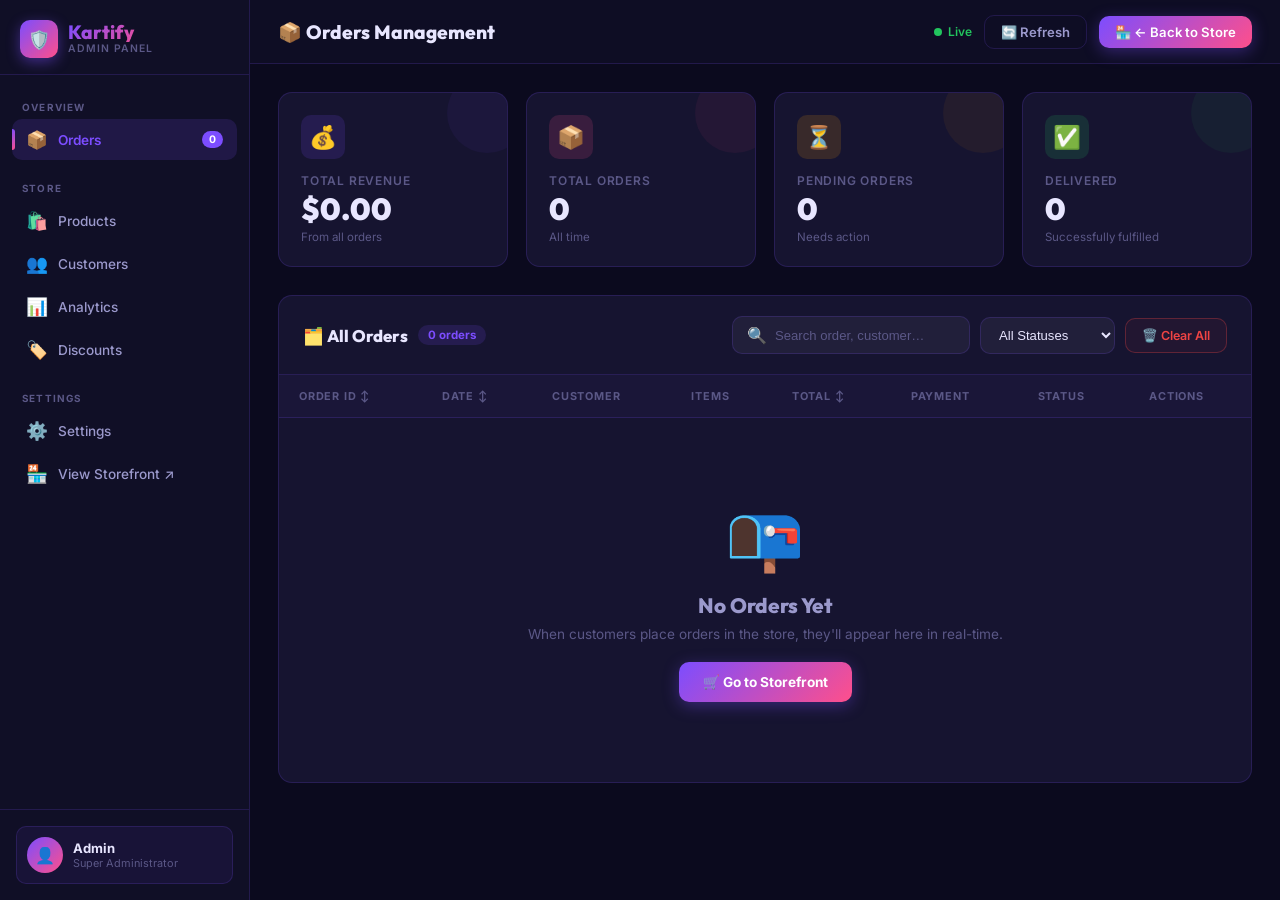
<file: admin.html>
<!DOCTYPE html>
<html lang="en">
<head>
  <meta charset="UTF-8" />
  <meta name="viewport" content="width=device-width, initial-scale=1.0" />
  <title>Kartify – Admin Panel</title>
  <link rel="icon" href="data:image/svg+xml,<svg xmlns='http://www.w3.org/2000/svg' viewBox='0 0 100 100'><text y='.9em' font-size='90'>🛡️</text></svg>" />
  <link rel="preconnect" href="https://fonts.googleapis.com" />
  <link rel="preconnect" href="https://fonts.gstatic.com" crossorigin />
  <link href="https://fonts.googleapis.com/css2?family=Outfit:wght@300;400;500;600;700;800;900&family=Inter:wght@400;500;600&display=swap" rel="stylesheet" />
  <style>
    /* =============================================
       ADMIN PANEL – DEDICATED STYLESHEET
       ============================================= */
    *, *::before, *::after { box-sizing: border-box; margin: 0; padding: 0; }
    html { font-size: 16px; }
    body {
      font-family: 'Inter', sans-serif;
      background: #0B0A1E;
      color: #E8E6FF;
      min-height: 100vh;
      display: flex;
      overflow-x: hidden;
    }
    img { max-width: 100%; display: block; }
    a { text-decoration: none; color: inherit; }
    button { cursor: pointer; border: none; background: none; font-family: 'Inter', sans-serif; }
    ::-webkit-scrollbar { width: 5px; }
    ::-webkit-scrollbar-track { background: #12112A; }
    ::-webkit-scrollbar-thumb { background: #3D3870; border-radius: 99px; }

    /* ---- CSS VARS ---- */
    :root {
      --brand: #7C4DFF;
      --brand-2: #FF4F8B;
      --brand-grad: linear-gradient(135deg, #7C4DFF 0%, #FF4F8B 100%);
      --bg: #0B0A1E;
      --sidebar-bg: #100F26;
      --card-bg: #161430;
      --card-border: rgba(124, 77, 255, 0.18);
      --text: #E8E6FF;
      --text-2: #9B99CC;
      --text-3: #5B5887;
      --success: #22C55E;
      --warning: #F59E0B;
      --error: #EF4444;
      --info: #3B82F6;
      --pending: #F59E0B;
      --processing: #3B82F6;
      --shipped: #7C4DFF;
      --delivered: #22C55E;
      --cancelled: #EF4444;
      --sidebar-w: 250px;
      --header-h: 64px;
      --radius: 14px;
      --transition: all 0.22s cubic-bezier(0.4, 0, 0.2, 1);
    }

    /* =============================================
       SIDEBAR
       ============================================= */
    .admin-sidebar {
      width: var(--sidebar-w);
      min-height: 100vh;
      background: var(--sidebar-bg);
      border-right: 1px solid var(--card-border);
      display: flex;
      flex-direction: column;
      flex-shrink: 0;
      position: fixed;
      top: 0;
      left: 0;
      bottom: 0;
      z-index: 200;
      transition: var(--transition);
    }
    .sidebar-brand {
      display: flex;
      align-items: center;
      gap: 10px;
      padding: 20px 20px 16px;
      border-bottom: 1px solid var(--card-border);
    }
    .sidebar-logo {
      width: 38px; height: 38px;
      background: var(--brand-grad);
      border-radius: 10px;
      display: flex; align-items: center; justify-content: center;
      font-size: 18px;
      box-shadow: 0 4px 14px rgba(124,77,255,0.45);
      flex-shrink: 0;
    }
    .sidebar-brand-text .brand-name {
      font-family: 'Outfit', sans-serif;
      font-size: 1.2rem;
      font-weight: 800;
      background: var(--brand-grad);
      -webkit-background-clip: text;
      -webkit-text-fill-color: transparent;
      background-clip: text;
      line-height: 1;
    }
    .sidebar-brand-text .brand-sub {
      font-size: 0.65rem;
      color: var(--text-3);
      font-weight: 600;
      letter-spacing: 1px;
      text-transform: uppercase;
    }
    .sidebar-nav { flex: 1; padding: 16px 12px; overflow-y: auto; }
    .nav-section-label {
      font-size: 0.62rem;
      font-weight: 700;
      letter-spacing: 1.2px;
      text-transform: uppercase;
      color: var(--text-3);
      padding: 10px 10px 6px;
    }
    .nav-item {
      display: flex;
      align-items: center;
      gap: 10px;
      padding: 10px 14px;
      border-radius: 10px;
      font-size: 0.85rem;
      font-weight: 500;
      color: var(--text-2);
      cursor: pointer;
      transition: var(--transition);
      position: relative;
      margin-bottom: 2px;
      border: none;
      background: none;
      width: 100%;
      text-align: left;
    }
    .nav-item:hover { background: rgba(124,77,255,0.1); color: var(--text); }
    .nav-item.active { background: rgba(124,77,255,0.15); color: var(--brand); font-weight: 600; }
    .nav-item.active::before {
      content: '';
      position: absolute;
      left: 0; top: 25%; bottom: 25%;
      width: 3px;
      background: var(--brand-grad);
      border-radius: 0 3px 3px 0;
    }
    .nav-item .nav-icon { font-size: 1.1rem; width: 22px; text-align: center; flex-shrink: 0; }
    .nav-item .nav-badge {
      margin-left: auto;
      background: var(--brand);
      color: white;
      font-size: 0.65rem;
      font-weight: 700;
      padding: 2px 7px;
      border-radius: 99px;
    }
    .sidebar-footer {
      padding: 16px;
      border-top: 1px solid var(--card-border);
    }
    .admin-user-chip {
      display: flex;
      align-items: center;
      gap: 10px;
      padding: 10px;
      background: rgba(124,77,255,0.08);
      border-radius: 10px;
      border: 1px solid var(--card-border);
    }
    .admin-avatar {
      width: 36px; height: 36px;
      border-radius: 50%;
      background: var(--brand-grad);
      display: flex; align-items: center; justify-content: center;
      font-size: 16px;
      flex-shrink: 0;
    }
    .admin-user-info .admin-name { font-size: 0.82rem; font-weight: 700; }
    .admin-user-info .admin-role { font-size: 0.68rem; color: var(--text-3); }

    /* =============================================
       MAIN CONTENT AREA
       ============================================= */
    .admin-main {
      margin-left: var(--sidebar-w);
      flex: 1;
      display: flex;
      flex-direction: column;
      min-height: 100vh;
    }

    /* Top Header */
    .admin-header {
      height: var(--header-h);
      background: rgba(16, 15, 38, 0.85);
      backdrop-filter: blur(20px);
      border-bottom: 1px solid var(--card-border);
      display: flex;
      align-items: center;
      justify-content: space-between;
      padding: 0 28px;
      position: sticky;
      top: 0;
      z-index: 100;
    }
    .admin-page-title {
      font-family: 'Outfit', sans-serif;
      font-size: 1.2rem;
      font-weight: 800;
      display: flex;
      align-items: center;
      gap: 10px;
    }
    .admin-header-actions { display: flex; align-items: center; gap: 12px; }
    .header-action-btn {
      display: flex; align-items: center; gap: 8px;
      padding: 8px 16px;
      border-radius: 10px;
      font-size: 0.82rem;
      font-weight: 600;
      cursor: pointer;
      transition: var(--transition);
    }
    .btn-outline {
      background: transparent;
      border: 1.5px solid var(--card-border);
      color: var(--text-2);
    }
    .btn-outline:hover { border-color: var(--brand); color: var(--brand); background: rgba(124,77,255,0.08); }
    .btn-primary {
      background: var(--brand-grad);
      border: none;
      color: white;
      box-shadow: 0 4px 16px rgba(124,77,255,0.35);
    }
    .btn-primary:hover { opacity: 0.85; transform: translateY(-1px); }
    .live-dot {
      display: flex; align-items: center; gap: 6px;
      font-size: 0.75rem; color: var(--success); font-weight: 600;
    }
    .live-dot::before {
      content: '';
      width: 8px; height: 8px;
      border-radius: 50%;
      background: var(--success);
      animation: pulse 1.5s ease infinite;
    }
    @keyframes pulse { 0%,100%{opacity:1;transform:scale(1)} 50%{opacity:0.4;transform:scale(1.3)} }

    /* Page Content */
    .admin-content { flex: 1; padding: 28px; }

    /* =============================================
       STAT CARDS
       ============================================= */
    .stats-grid {
      display: grid;
      grid-template-columns: repeat(4, 1fr);
      gap: 18px;
      margin-bottom: 28px;
    }
    .stat-card {
      background: var(--card-bg);
      border: 1px solid var(--card-border);
      border-radius: var(--radius);
      padding: 22px;
      position: relative;
      overflow: hidden;
      transition: var(--transition);
    }
    .stat-card:hover { border-color: rgba(124,77,255,0.4); transform: translateY(-3px); box-shadow: 0 8px 30px rgba(0,0,0,0.3); }
    .stat-card::before {
      content: '';
      position: absolute;
      top: 0; right: 0;
      width: 80px; height: 80px;
      border-radius: 50%;
      opacity: 0.06;
      transform: translate(20px, -20px);
    }
    .stat-card.revenue::before { background: #7C4DFF; }
    .stat-card.orders-total::before { background: #FF4F8B; }
    .stat-card.pending::before { background: #F59E0B; }
    .stat-card.delivered::before { background: #22C55E; }
    .stat-icon {
      width: 44px; height: 44px;
      border-radius: 10px;
      display: flex; align-items: center; justify-content: center;
      font-size: 1.4rem;
      margin-bottom: 14px;
    }
    .stat-card.revenue .stat-icon { background: rgba(124,77,255,0.15); }
    .stat-card.orders-total .stat-icon { background: rgba(255,79,139,0.15); }
    .stat-card.pending .stat-icon { background: rgba(245,158,11,0.15); }
    .stat-card.delivered .stat-icon { background: rgba(34,197,94,0.15); }
    .stat-label { font-size: 0.75rem; font-weight: 600; color: var(--text-3); text-transform: uppercase; letter-spacing: 0.8px; margin-bottom: 6px; }
    .stat-value { font-family: 'Outfit', sans-serif; font-size: 1.9rem; font-weight: 900; line-height: 1; color: var(--text); }
    .stat-change { font-size: 0.72rem; color: var(--text-3); margin-top: 6px; }
    .stat-change .up { color: var(--success); font-weight: 600; }

    /* =============================================
       ORDERS TABLE SECTION
       ============================================= */
    .orders-section {
      background: var(--card-bg);
      border: 1px solid var(--card-border);
      border-radius: var(--radius);
      overflow: hidden;
    }
    .orders-section-header {
      display: flex;
      align-items: center;
      justify-content: space-between;
      padding: 20px 24px;
      border-bottom: 1px solid var(--card-border);
      flex-wrap: wrap;
      gap: 14px;
    }
    .orders-section-title {
      font-family: 'Outfit', sans-serif;
      font-size: 1.05rem;
      font-weight: 800;
      display: flex;
      align-items: center;
      gap: 8px;
    }
    .orders-count-tag {
      background: rgba(124,77,255,0.15);
      color: var(--brand);
      font-size: 0.72rem;
      font-weight: 700;
      padding: 3px 10px;
      border-radius: 99px;
    }
    .orders-toolbar { display: flex; align-items: center; gap: 10px; flex-wrap: wrap; }
    .search-bar-admin {
      display: flex;
      align-items: center;
      gap: 8px;
      background: rgba(255,255,255,0.05);
      border: 1.5px solid var(--card-border);
      border-radius: 10px;
      padding: 8px 14px;
      transition: var(--transition);
    }
    .search-bar-admin:focus-within { border-color: var(--brand); background: rgba(124,77,255,0.06); }
    .search-bar-admin input {
      background: transparent;
      border: none;
      outline: none;
      color: var(--text);
      font-size: 0.82rem;
      width: 180px;
    }
    .search-bar-admin input::placeholder { color: var(--text-3); }
    .filter-select-admin {
      background: rgba(255,255,255,0.05);
      border: 1.5px solid var(--card-border);
      border-radius: 10px;
      padding: 9px 14px;
      color: var(--text);
      font-size: 0.82rem;
      cursor: pointer;
      outline: none;
      transition: var(--transition);
    }
    .filter-select-admin:focus { border-color: var(--brand); }
    .filter-select-admin option { background: #1A1830; }
    .clear-orders-btn {
      padding: 9px 16px;
      border-radius: 10px;
      font-size: 0.78rem;
      font-weight: 600;
      color: var(--error);
      border: 1.5px solid rgba(239,68,68,0.3);
      background: rgba(239,68,68,0.06);
      cursor: pointer;
      transition: var(--transition);
      display: flex; align-items: center; gap: 6px;
    }
    .clear-orders-btn:hover { background: rgba(239,68,68,0.15); border-color: var(--error); }

    /* Table */
    .orders-table-wrap { overflow-x: auto; }
    table {
      width: 100%;
      border-collapse: collapse;
    }
    th {
      text-align: left;
      padding: 14px 20px;
      font-size: 0.68rem;
      font-weight: 700;
      text-transform: uppercase;
      letter-spacing: 0.8px;
      color: var(--text-3);
      background: rgba(124,77,255,0.04);
      border-bottom: 1px solid var(--card-border);
      white-space: nowrap;
      cursor: pointer;
      user-select: none;
    }
    th:hover { color: var(--brand); }
    td {
      padding: 16px 20px;
      font-size: 0.82rem;
      border-bottom: 1px solid rgba(124,77,255,0.07);
      vertical-align: middle;
      color: var(--text-2);
    }
    tr:last-child td { border-bottom: none; }
    tr:hover td { background: rgba(124,77,255,0.04); }
    .order-id-cell { font-family: 'Outfit', sans-serif; font-weight: 700; color: var(--brand); font-size: 0.78rem; letter-spacing: 0.5px; }
    .customer-cell .cust-name { font-weight: 600; color: var(--text); font-size: 0.85rem; }
    .customer-cell .cust-email { font-size: 0.72rem; color: var(--text-3); }
    .items-cell { display: flex; align-items: center; gap: 6px; flex-wrap: wrap; }
    .item-thumb { width: 34px; height: 34px; border-radius: 8px; object-fit: cover; border: 1px solid var(--card-border); }
    .item-thumb-more { width: 34px; height: 34px; border-radius: 8px; background: rgba(124,77,255,0.15); border: 1px solid var(--card-border); display: flex; align-items: center; justify-content: center; font-size: 0.65rem; font-weight: 700; color: var(--brand); }
    .total-cell { font-family: 'Outfit', sans-serif; font-weight: 800; color: var(--text); font-size: 0.95rem; }
    .payment-cell { display: flex; align-items: center; gap: 6px; }
    .payment-icon-sm { font-size: 1rem; }

    /* Status Badge */
    .status-badge {
      display: inline-flex;
      align-items: center;
      gap: 5px;
      padding: 4px 12px;
      border-radius: 99px;
      font-size: 0.7rem;
      font-weight: 700;
      text-transform: uppercase;
      letter-spacing: 0.5px;
      white-space: nowrap;
    }
    .status-badge::before { content: ''; width: 6px; height: 6px; border-radius: 50%; background: currentColor; }
    .status-Pending { background: rgba(245,158,11,0.15); color: var(--pending); }
    .status-Processing { background: rgba(59,130,246,0.15); color: var(--processing); }
    .status-Shipped { background: rgba(124,77,255,0.15); color: var(--shipped); }
    .status-Delivered { background: rgba(34,197,94,0.15); color: var(--delivered); }
    .status-Cancelled { background: rgba(239,68,68,0.15); color: var(--cancelled); }

    /* Status Select dropdown in table */
    .status-select {
      background: transparent;
      border: 1px solid var(--card-border);
      border-radius: 8px;
      padding: 5px 10px;
      font-size: 0.75rem;
      font-weight: 600;
      color: var(--text);
      cursor: pointer;
      outline: none;
      transition: var(--transition);
    }
    .status-select:focus { border-color: var(--brand); }
    .status-select option { background: #1A1830; }

    /* Actions col */
    .action-btns { display: flex; gap: 6px; }
    .action-btn-sm {
      width: 30px; height: 30px;
      border-radius: 7px;
      display: flex; align-items: center; justify-content: center;
      font-size: 0.85rem;
      cursor: pointer;
      transition: var(--transition);
      border: 1px solid var(--card-border);
      background: transparent;
      color: var(--text-2);
    }
    .action-btn-sm:hover.view { background: rgba(59,130,246,0.15); color: var(--info); border-color: var(--info); }
    .action-btn-sm:hover.delete { background: rgba(239,68,68,0.15); color: var(--error); border-color: var(--error); }

    /* Empty orders state */
    .no-orders {
      text-align: center;
      padding: 80px 40px;
      color: var(--text-3);
    }
    .no-orders .no-icon { font-size: 4rem; margin-bottom: 16px; }
    .no-orders h3 { font-family: 'Outfit', sans-serif; font-size: 1.3rem; font-weight: 800; color: var(--text-2); margin-bottom: 8px; }
    .no-orders p { font-size: 0.85rem; margin-bottom: 20px; }
    .go-shop-btn {
      display: inline-flex; align-items: center; gap: 8px;
      padding: 12px 24px;
      background: var(--brand-grad);
      color: white;
      border-radius: 10px;
      font-weight: 700;
      font-size: 0.85rem;
      text-decoration: none;
      transition: var(--transition);
      box-shadow: 0 4px 16px rgba(124,77,255,0.35);
    }
    .go-shop-btn:hover { opacity: 0.85; transform: translateY(-2px); }

    /* =============================================
       ORDER DETAIL MODAL
       ============================================= */
    .modal-overlay-admin {
      position: fixed; inset: 0;
      background: rgba(0,0,0,0.7);
      backdrop-filter: blur(8px);
      z-index: 9000;
      display: flex; align-items: center; justify-content: center;
      padding: 20px;
      opacity: 0; pointer-events: none;
      transition: opacity 0.3s ease;
    }
    .modal-overlay-admin.open { opacity: 1; pointer-events: all; }
    .order-detail-modal {
      background: var(--card-bg);
      border: 1px solid var(--card-border);
      border-radius: 20px;
      width: 100%;
      max-width: 680px;
      max-height: 90vh;
      overflow-y: auto;
      transform: scale(0.9);
      transition: transform 0.3s cubic-bezier(0.34, 1.56, 0.64, 1);
      box-shadow: 0 20px 60px rgba(0,0,0,0.5);
    }
    .modal-overlay-admin.open .order-detail-modal { transform: scale(1); }
    .modal-admin-header {
      display: flex; align-items: center; justify-content: space-between;
      padding: 20px 24px;
      border-bottom: 1px solid var(--card-border);
    }
    .modal-admin-title { font-family: 'Outfit', sans-serif; font-size: 1.05rem; font-weight: 800; }
    .modal-admin-close {
      width: 32px; height: 32px;
      border-radius: 8px;
      background: rgba(239,68,68,0.1);
      border: 1px solid rgba(239,68,68,0.3);
      display: flex; align-items: center; justify-content: center;
      cursor: pointer; font-size: 0.9rem;
      color: var(--error);
      transition: var(--transition);
    }
    .modal-admin-close:hover { background: rgba(239,68,68,0.2); }
    .modal-admin-body { padding: 24px; display: flex; flex-direction: column; gap: 20px; }
    .detail-section-title { font-size: 0.7rem; font-weight: 700; letter-spacing: 1px; text-transform: uppercase; color: var(--text-3); margin-bottom: 10px; }
    .detail-info-grid {
      display: grid; grid-template-columns: 1fr 1fr; gap: 10px;
    }
    .detail-info-item { background: rgba(124,77,255,0.06); border: 1px solid var(--card-border); border-radius: 10px; padding: 12px 16px; }
    .detail-info-label { font-size: 0.67rem; text-transform: uppercase; letter-spacing: 0.8px; color: var(--text-3); font-weight: 600; }
    .detail-info-value { font-size: 0.85rem; font-weight: 600; color: var(--text); margin-top: 3px; }
    .detail-items-list { display: flex; flex-direction: column; gap: 10px; }
    .detail-item {
      display: flex; align-items: center; gap: 12px;
      background: rgba(124,77,255,0.04); border: 1px solid var(--card-border);
      border-radius: 10px; padding: 10px;
    }
    .detail-item img { width: 52px; height: 52px; border-radius: 8px; object-fit: cover; flex-shrink: 0; }
    .detail-item-info .d-name { font-size: 0.82rem; font-weight: 600; color: var(--text); }
    .detail-item-info .d-cat { font-size: 0.68rem; color: var(--text-3); }
    .detail-item-price { margin-left: auto; text-align: right; flex-shrink: 0; }
    .detail-item-price .d-price { font-family: 'Outfit', sans-serif; font-size: 0.9rem; font-weight: 800; color: var(--brand); }
    .detail-item-price .d-qty { font-size: 0.7rem; color: var(--text-3); }
    .summary-rows { background: rgba(124,77,255,0.04); border: 1px solid var(--card-border); border-radius: 10px; overflow: hidden; }
    .summary-row-d { display: flex; justify-content: space-between; padding: 10px 16px; font-size: 0.82rem; border-bottom: 1px solid rgba(124,77,255,0.07); color: var(--text-2); }
    .summary-row-d:last-child { border-bottom: none; font-family: 'Outfit', sans-serif; font-weight: 800; font-size: 1rem; color: var(--text); }
    .summary-row-d.discount-row { color: var(--success); }

    /* =============================================
       TOAST
       ============================================= */
    .admin-toast-wrap {
      position: fixed;
      bottom: 24px;
      right: 24px;
      z-index: 99999;
      display: flex;
      flex-direction: column;
      gap: 8px;
    }
    .admin-toast {
      background: var(--card-bg);
      border: 1.5px solid var(--card-border);
      border-radius: 10px;
      padding: 12px 16px;
      font-size: 0.82rem;
      font-weight: 600;
      box-shadow: 0 8px 30px rgba(0,0,0,0.4);
      display: flex; align-items: center; gap: 8px;
      min-width: 240px;
      animation: at-in 0.35s cubic-bezier(0.34,1.56,0.64,1);
    }
    @keyframes at-in { from{opacity:0;transform:translateX(100%)} to{opacity:1;transform:translateX(0)} }
    .admin-toast.fade-out { animation: at-out 0.3s ease forwards; }
    @keyframes at-out { to{opacity:0;transform:translateX(100%)} }
    .admin-toast.success { border-left: 4px solid var(--success); }
    .admin-toast.error { border-left: 4px solid var(--error); }

    /* =============================================
       RESPONSIVE
       ============================================= */
    @media (max-width: 1100px) {
      .stats-grid { grid-template-columns: repeat(2, 1fr); }
    }
    @media (max-width: 820px) {
      :root { --sidebar-w: 0px; }
      .admin-sidebar { transform: translateX(-250px); width: 250px; }
      .admin-sidebar.open { transform: translateX(0); }
      .admin-main { margin-left: 0; }
      .sidebar-toggle-btn { display: flex !important; }
    }
    @media (max-width: 600px) {
      .stats-grid { grid-template-columns: 1fr 1fr; gap: 12px; }
      .admin-content { padding: 16px; }
      .orders-section-header { flex-direction: column; align-items: flex-start; }
      .detail-info-grid { grid-template-columns: 1fr; }
    }
    @media (max-width: 400px) {
      .stats-grid { grid-template-columns: 1fr; }
    }
    .sidebar-toggle-btn {
      display: none;
      width: 38px; height: 38px;
      border-radius: 8px;
      background: rgba(124,77,255,0.1);
      border: 1px solid var(--card-border);
      align-items: center; justify-content: center;
      cursor: pointer;
      font-size: 1.1rem;
      color: var(--text);
      transition: var(--transition);
    }
    .sidebar-toggle-btn:hover { background: rgba(124,77,255,0.2); }
    .mobile-sidebar-overlay { display:none; position:fixed; inset:0; background:rgba(0,0,0,0.5); z-index:199; }
    .mobile-sidebar-overlay.open { display:block; }
  </style>
</head>
<body>

<!-- Mobile sidebar overlay -->
<div class="mobile-sidebar-overlay" id="mobileSidebarOverlay" onclick="toggleSidebar()"></div>

<!-- =============================================
     SIDEBAR
     ============================================= -->
<aside class="admin-sidebar" id="adminSidebar" aria-label="Admin navigation">

  <div class="sidebar-brand">
    <div class="sidebar-logo">🛡️</div>
    <div class="sidebar-brand-text">
      <div class="brand-name">Kartify</div>
      <div class="brand-sub">Admin Panel</div>
    </div>
  </div>

  <nav class="sidebar-nav" aria-label="Admin menu">
    <div class="nav-section-label">Overview</div>
    <button class="nav-item active" onclick="showSection('orders')" id="navOrders">
      <span class="nav-icon">📦</span>
      Orders
      <span class="nav-badge" id="sidebarOrderCount">0</span>
    </button>

    <div class="nav-section-label" style="margin-top:12px;">Store</div>
    <button class="nav-item" onclick="showToastAdmin('Products section coming soon!', 'info')">
      <span class="nav-icon">🛍️</span> Products
    </button>
    <button class="nav-item" onclick="showToastAdmin('Customers section coming soon!', 'info')">
      <span class="nav-icon">👥</span> Customers
    </button>
    <button class="nav-item" onclick="showToastAdmin('Analytics section coming soon!', 'info')">
      <span class="nav-icon">📊</span> Analytics
    </button>
    <button class="nav-item" onclick="showToastAdmin('Discounts section coming soon!', 'info')">
      <span class="nav-icon">🏷️</span> Discounts
    </button>

    <div class="nav-section-label" style="margin-top:12px;">Settings</div>
    <button class="nav-item" onclick="showToastAdmin('Settings coming soon!', 'info')">
      <span class="nav-icon">⚙️</span> Settings
    </button>
      <a class="nav-item" href="index.html" target="_blank" style="text-decoration:none;display:flex;align-items:center;gap:10px;">
        <span class="nav-icon">🏪</span> View Storefront ↗
      </a>
  </nav>

  <div class="sidebar-footer">
    <div class="admin-user-chip">
      <div class="admin-avatar">👤</div>
      <div class="admin-user-info">
        <div class="admin-name">Admin</div>
        <div class="admin-role">Super Administrator</div>
      </div>
    </div>
  </div>
</aside>

<!-- =============================================
     MAIN CONTENT
     ============================================= -->
<div class="admin-main">

  <!-- Admin Header -->
  <header class="admin-header">
    <div style="display:flex;align-items:center;gap:14px;">
      <button class="sidebar-toggle-btn" id="sidebarToggleBtn" onclick="toggleSidebar()" aria-label="Toggle sidebar">☰</button>
      <div class="admin-page-title" id="pageTitleEl">📦 Orders Management</div>
    </div>
    <div class="admin-header-actions">
      <div class="live-dot">Live</div>
      <button class="header-action-btn btn-outline" onclick="loadOrders(); showToastAdmin('Orders refreshed!', 'success')">
        🔄 Refresh
      </button>
      <a href="index.html" target="_blank" class="header-action-btn btn-primary" style="text-decoration:none;">
        🏪 ← Back to Store
      </a>
    </div>
  </header>

  <!-- Main Content -->
  <main class="admin-content" id="adminContent">

    <!-- Stat Cards -->
    <div class="stats-grid">
      <div class="stat-card revenue">
        <div class="stat-icon">💰</div>
        <div class="stat-label">Total Revenue</div>
        <div class="stat-value" id="statRevenue">$0.00</div>
        <div class="stat-change">From all orders</div>
      </div>
      <div class="stat-card orders-total">
        <div class="stat-icon">📦</div>
        <div class="stat-label">Total Orders</div>
        <div class="stat-value" id="statOrders">0</div>
        <div class="stat-change">All time</div>
      </div>
      <div class="stat-card pending">
        <div class="stat-icon">⏳</div>
        <div class="stat-label">Pending Orders</div>
        <div class="stat-value" id="statPending">0</div>
        <div class="stat-change">Needs action</div>
      </div>
      <div class="stat-card delivered">
        <div class="stat-icon">✅</div>
        <div class="stat-label">Delivered</div>
        <div class="stat-value" id="statDelivered">0</div>
        <div class="stat-change">Successfully fulfilled</div>
      </div>
    </div>

    <!-- Orders Table -->
    <div class="orders-section">
      <div class="orders-section-header">
        <div style="display:flex;align-items:center;gap:10px;">
          <div class="orders-section-title">🗂️ All Orders</div>
          <span class="orders-count-tag" id="ordersCountTag">0 orders</span>
        </div>
        <div class="orders-toolbar">
          <div class="search-bar-admin">
            <span>🔍</span>
            <input type="search" id="adminSearchInput" placeholder="Search order, customer…" oninput="filterOrders()" />
          </div>
          <select id="adminStatusFilter" class="filter-select-admin" onchange="filterOrders()">
            <option value="">All Statuses</option>
            <option value="Pending">⏳ Pending</option>
            <option value="Processing">🔄 Processing</option>
            <option value="Shipped">🚚 Shipped</option>
            <option value="Delivered">✅ Delivered</option>
            <option value="Cancelled">❌ Cancelled</option>
          </select>
          <button class="clear-orders-btn" onclick="confirmClearOrders()">
            🗑️ Clear All
          </button>
        </div>
      </div>

      <!-- Table -->
      <div class="orders-table-wrap">
        <table id="ordersTable" aria-label="Orders table">
          <thead>
            <tr>
              <th onclick="sortOrdersBy('orderId')">Order ID ↕</th>
              <th onclick="sortOrdersBy('placedAt')">Date ↕</th>
              <th>Customer</th>
              <th>Items</th>
              <th onclick="sortOrdersBy('total')">Total ↕</th>
              <th>Payment</th>
              <th>Status</th>
              <th>Actions</th>
            </tr>
          </thead>
          <tbody id="ordersTableBody"></tbody>
        </table>

        <!-- No orders state -->
        <div class="no-orders" id="noOrdersState" style="display:none;">
          <div class="no-icon">📭</div>
          <h3>No Orders Yet</h3>
          <p>When customers place orders in the store, they'll appear here in real-time.</p>
          <a href="index.html" target="_blank" class="go-shop-btn">🛒 Go to Storefront</a>
        </div>
      </div>
    </div>

  </main>
</div>

<!-- =============================================
     ORDER DETAIL MODAL
     ============================================= -->
<div class="modal-overlay-admin" id="orderDetailOverlay">
  <div class="order-detail-modal" id="orderDetailModal">
    <div class="modal-admin-header">
      <div class="modal-admin-title" id="detailModalTitle">Order Details</div>
      <button class="modal-admin-close" onclick="closeOrderDetail()" aria-label="Close">✕</button>
    </div>
    <div class="modal-admin-body" id="orderDetailBody"></div>
  </div>
</div>

<!-- Admin Toast Container -->
<div class="admin-toast-wrap" id="adminToastWrap" aria-live="polite"></div>

<script>
  // ============================================
  // DATA & STATE
  // ============================================
  let allOrders = [];
  let filteredOrders = [];
  let sortField = 'placedAt';
  let sortDir = -1; // -1 = desc, 1 = asc

  const PAYMENT_LABELS = {
    card: '💳 Card', upi: '📱 UPI', netbanking: '🏦 Net Banking',
    paypal: '🅿️ PayPal', cod: '💵 Cash on Delivery'
  };
  const STATUS_FLOW = ['Pending', 'Processing', 'Shipped', 'Delivered'];

  // ============================================
  // LOAD & RENDER ORDERS
  // ============================================
  function loadOrders() {
    allOrders = JSON.parse(localStorage.getItem('kart_orders') || '[]');
    updateStats();
    filterOrders();
  }

  function updateStats() {
    const total = allOrders.length;
    const revenue = allOrders.reduce((s, o) => s + parseFloat(o.summary.total || 0), 0);
    const pending = allOrders.filter(o => o.status === 'Pending').length;
    const delivered = allOrders.filter(o => o.status === 'Delivered').length;

    document.getElementById('statRevenue').textContent = '$' + revenue.toFixed(2);
    document.getElementById('statOrders').textContent = total;
    document.getElementById('statPending').textContent = pending;
    document.getElementById('statDelivered').textContent = delivered;
    document.getElementById('sidebarOrderCount').textContent = total;
  }

  function filterOrders() {
    const searchQ = (document.getElementById('adminSearchInput').value || '').toLowerCase();
    const statusF  = document.getElementById('adminStatusFilter').value;

    filteredOrders = allOrders.filter(o => {
      const matchesSearch =
        !searchQ ||
        o.orderId.toLowerCase().includes(searchQ) ||
        o.customer.name.toLowerCase().includes(searchQ) ||
        o.customer.email.toLowerCase().includes(searchQ);
      const matchesStatus = !statusF || o.status === statusF;
      return matchesSearch && matchesStatus;
    });

    // Sort
    filteredOrders.sort((a, b) => {
      let va, vb;
      if (sortField === 'total') { va = parseFloat(a.summary.total); vb = parseFloat(b.summary.total); }
      else if (sortField === 'placedAt') { va = new Date(a.placedAt); vb = new Date(b.placedAt); }
      else { va = a[sortField] || ''; vb = b[sortField] || ''; }
      if (va < vb) return -sortDir;
      if (va > vb) return sortDir;
      return 0;
    });

    renderOrdersTable();
  }

  function sortOrdersBy(field) {
    if (sortField === field) sortDir *= -1;
    else { sortField = field; sortDir = -1; }
    filterOrders();
  }

  function renderOrdersTable() {
    const tbody = document.getElementById('ordersTableBody');
    const noState = document.getElementById('noOrdersState');
    const countTag = document.getElementById('ordersCountTag');

    countTag.textContent = filteredOrders.length + ' order' + (filteredOrders.length !== 1 ? 's' : '');

    if (filteredOrders.length === 0) {
      tbody.innerHTML = '';
      noState.style.display = 'block';
      return;
    }
    noState.style.display = 'none';

    tbody.innerHTML = filteredOrders.map(order => {
      const date = new Date(order.placedAt);
      const dateStr = date.toLocaleDateString('en-IN', { day:'2-digit', month:'short', year:'numeric' });
      const timeStr = date.toLocaleTimeString('en-IN', { hour:'2-digit', minute:'2-digit' });
      const thumbs = order.items.slice(0, 3).map(it =>
        `<img class="item-thumb" src="${it.image}" alt="${it.name}" title="${it.name} x${it.qty}">`
      ).join('');
      const extra = order.items.length > 3
        ? `<div class="item-thumb-more">+${order.items.length - 3}</div>`
        : '';
      const payLabel = PAYMENT_LABELS[order.payment] || order.payment;
      const statusOpts = ['Pending','Processing','Shipped','Delivered','Cancelled']
        .map(s => `<option value="${s}" ${s===order.status?'selected':''}>${s}</option>`).join('');

      return `
        <tr>
          <td class="order-id-cell">${order.orderId}</td>
          <td style="white-space:nowrap;">
            <div style="font-weight:600;color:var(--text);font-size:0.82rem;">${dateStr}</div>
            <div style="font-size:0.68rem;color:var(--text-3);">${timeStr}</div>
          </td>
          <td class="customer-cell">
            <div class="cust-name">${escHtml(order.customer.name)}</div>
            <div class="cust-email">${escHtml(order.customer.email)}</div>
          </td>
          <td>
            <div class="items-cell">
              ${thumbs}${extra}
              <span style="font-size:0.72rem;color:var(--text-3);margin-left:2px;">${order.items.length} item${order.items.length!==1?'s':''}</span>
            </div>
          </td>
          <td class="total-cell">$${parseFloat(order.summary.total).toFixed(2)}</td>
          <td class="payment-cell">${payLabel}</td>
          <td>
            <select class="status-select" onchange="updateOrderStatus('${order.orderId}', this.value)">
              ${statusOpts}
            </select>
          </td>
          <td>
            <div class="action-btns">
              <button class="action-btn-sm view" onclick="openOrderDetail('${order.orderId}')" title="View Details">👁️</button>
              <button class="action-btn-sm delete" onclick="deleteOrder('${order.orderId}')" title="Delete Order">🗑️</button>
            </div>
          </td>
        </tr>`;
    }).join('');
  }

  // ============================================
  // ORDER STATUS UPDATE
  // ============================================
  function updateOrderStatus(orderId, newStatus) {
    const idx = allOrders.findIndex(o => o.orderId === orderId);
    if (idx === -1) return;
    allOrders[idx].status = newStatus;
    localStorage.setItem('kart_orders', JSON.stringify(allOrders));
    updateStats();
    showToastAdmin(`Order ${orderId} → ${newStatus}`, 'success');
  }

  // ============================================
  // DELETE ORDER
  // ============================================
  function deleteOrder(orderId) {
    if (!confirm(`Delete order ${orderId}? This cannot be undone.`)) return;
    allOrders = allOrders.filter(o => o.orderId !== orderId);
    localStorage.setItem('kart_orders', JSON.stringify(allOrders));
    updateStats();
    filterOrders();
    showToastAdmin('Order deleted.', 'success');
  }

  function confirmClearOrders() {
    if (allOrders.length === 0) { showToastAdmin('No orders to clear!', 'error'); return; }
    if (!confirm(`Delete ALL ${allOrders.length} orders? This cannot be undone.`)) return;
    allOrders = [];
    localStorage.setItem('kart_orders', JSON.stringify(allOrders));
    updateStats();
    filterOrders();
    showToastAdmin('All orders cleared.', 'success');
  }

  // ============================================
  // ORDER DETAIL MODAL
  // ============================================
  function openOrderDetail(orderId) {
    const order = allOrders.find(o => o.orderId === orderId);
    if (!order) return;

    document.getElementById('detailModalTitle').textContent = '📦 ' + order.orderId;

    const s = order.summary;
    const date = new Date(order.placedAt).toLocaleString('en-IN', { dateStyle:'medium', timeStyle:'short' });
    const countryFlags = { us:'🇺🇸', in:'🇮🇳', uk:'🇬🇧', ca:'🇨🇦', au:'🇦🇺' };
    const flag = countryFlags[order.shipping.country] || '🌍';

    document.getElementById('orderDetailBody').innerHTML = `
      <!-- Info Grid -->
      <div>
        <div class="detail-section-title">Order Info</div>
        <div class="detail-info-grid">
          <div class="detail-info-item">
            <div class="detail-info-label">Order ID</div>
            <div class="detail-info-value" style="color:var(--brand);font-family:'Outfit',sans-serif;">${order.orderId}</div>
          </div>
          <div class="detail-info-item">
            <div class="detail-info-label">Placed At</div>
            <div class="detail-info-value">${date}</div>
          </div>
          <div class="detail-info-item">
            <div class="detail-info-label">Status</div>
            <div class="detail-info-value"><span class="status-badge status-${order.status}">${order.status}</span></div>
          </div>
          <div class="detail-info-item">
            <div class="detail-info-label">Payment</div>
            <div class="detail-info-value">${PAYMENT_LABELS[order.payment] || order.payment}</div>
          </div>
        </div>
      </div>

      <!-- Customer -->
      <div>
        <div class="detail-section-title">Customer & Shipping</div>
        <div class="detail-info-grid">
          <div class="detail-info-item">
            <div class="detail-info-label">Name</div>
            <div class="detail-info-value">${escHtml(order.customer.name)}</div>
          </div>
          <div class="detail-info-item">
            <div class="detail-info-label">Email</div>
            <div class="detail-info-value" style="font-size:0.78rem;">${escHtml(order.customer.email)}</div>
          </div>
          <div class="detail-info-item">
            <div class="detail-info-label">Phone</div>
            <div class="detail-info-value">${escHtml(order.customer.phone)}</div>
          </div>
          <div class="detail-info-item">
            <div class="detail-info-label">Delivery Address</div>
            <div class="detail-info-value" style="font-size:0.78rem;">${escHtml(order.shipping.address || '—')}, ${escHtml(order.shipping.city || '—')} ${escHtml(order.shipping.zip || '')} ${flag}</div>
          </div>
        </div>
      </div>

      <!-- Items -->
      <div>
        <div class="detail-section-title">Items Ordered (${order.items.length})</div>
        <div class="detail-items-list">
          ${order.items.map(it => `
            <div class="detail-item">
              <img src="${it.image}" alt="${it.name}" />
              <div class="detail-item-info">
                <div class="d-name">${escHtml(it.name)}</div>
                <div class="d-cat">${escHtml(it.category)}</div>
              </div>
              <div class="detail-item-price">
                <div class="d-price">$${(it.price * it.qty).toFixed(2)}</div>
                <div class="d-qty">$${it.price.toFixed(2)} × ${it.qty}</div>
              </div>
            </div>`).join('')}
        </div>
      </div>

      <!-- Summary -->
      <div>
        <div class="detail-section-title">Order Summary</div>
        <div class="summary-rows">
          <div class="summary-row-d"><span>Subtotal</span><span>$${parseFloat(s.subtotal).toFixed(2)}</span></div>
          ${parseFloat(s.discount)>0?`<div class="summary-row-d discount-row"><span>Discount ${s.couponCode?`(${s.couponCode})`:''}</span><span>-$${parseFloat(s.discount).toFixed(2)}</span></div>`:''}
          <div class="summary-row-d"><span>Shipping</span><span>${parseFloat(s.shipping)===0?'FREE':('$'+parseFloat(s.shipping).toFixed(2))}</span></div>
          <div class="summary-row-d"><span>Tax (8%)</span><span>$${parseFloat(s.tax).toFixed(2)}</span></div>
          <div class="summary-row-d"><span>Total Paid</span><span style="color:var(--brand);">$${parseFloat(s.total).toFixed(2)}</span></div>
        </div>
      </div>

      <!-- Update Status -->
      <div>
        <div class="detail-section-title">Update Order Status</div>
        <div style="display:flex;gap:8px;flex-wrap:wrap;">
          ${STATUS_FLOW.map(st => `
            <button onclick="updateOrderStatus('${order.orderId}','${st}'); closeOrderDetail(); openOrderDetail('${order.orderId}')"
              style="padding:9px 18px;border-radius:10px;font-size:0.78rem;font-weight:700;cursor:pointer;transition:all 0.2s;
                     background:${order.status===st?'rgba(124,77,255,0.2)':'transparent'};
                     border:1.5px solid ${order.status===st?'var(--brand)':'var(--card-border)'};
                     color:${order.status===st?'var(--brand)':'var(--text-2)'};">
              ${st}
            </button>`).join('')}
          <button onclick="updateOrderStatus('${order.orderId}','Cancelled'); closeOrderDetail(); openOrderDetail('${order.orderId}')"
            style="padding:9px 18px;border-radius:10px;font-size:0.78rem;font-weight:700;cursor:pointer;transition:all 0.2s;
                   background:${order.status==='Cancelled'?'rgba(239,68,68,0.2)':'transparent'};
                   border:1.5px solid ${order.status==='Cancelled'?'var(--error)':'var(--card-border)'};
                   color:${order.status==='Cancelled'?'var(--error)':'var(--text-2)'};">
            ❌ Cancel
          </button>
        </div>
      </div>`;

    document.getElementById('orderDetailOverlay').classList.add('open');
    document.body.style.overflow = 'hidden';
  }

  function closeOrderDetail() {
    document.getElementById('orderDetailOverlay').classList.remove('open');
    document.body.style.overflow = '';
  }

  // ============================================
  // SIDEBAR TOGGLE (MOBILE)
  // ============================================
  function toggleSidebar() {
    document.getElementById('adminSidebar').classList.toggle('open');
    document.getElementById('mobileSidebarOverlay').classList.toggle('open');
  }

  // ============================================
  // NAV SECTION
  // ============================================
  function showSection(section) {
    document.querySelectorAll('.nav-item').forEach(n => n.classList.remove('active'));
    document.getElementById('navOrders').classList.add('active');
  }

  // ============================================
  // TOAST
  // ============================================
  function showToastAdmin(msg, type='success') {
    const icons = { success:'✅', error:'❌', info:'ℹ️', warning:'⚠️' };
    const t = document.createElement('div');
    t.className = `admin-toast ${type}`;
    t.innerHTML = `<span>${icons[type]}</span><span>${msg}</span>`;
    document.getElementById('adminToastWrap').appendChild(t);
    setTimeout(() => { t.classList.add('fade-out'); setTimeout(() => t.remove(), 350); }, 2800);
  }

  // ============================================
  // HELPERS
  // ============================================
  function escHtml(str) {
    return String(str || '').replace(/&/g,'&amp;').replace(/</g,'&lt;').replace(/>/g,'&gt;').replace(/"/g,'&quot;');
  }

  // Close detail modal on overlay click
  document.getElementById('orderDetailOverlay').addEventListener('click', function(e) {
    if (e.target === this) closeOrderDetail();
  });

  // Keyboard: Escape closes modal
  document.addEventListener('keydown', e => { if (e.key === 'Escape') closeOrderDetail(); });

  // ============================================
  // INIT
  // ============================================
  loadOrders();
  // Auto-refresh every 8 seconds (picks up new orders from store tab)
  setInterval(loadOrders, 8000);
</script>

</body>
</html>
</file>
